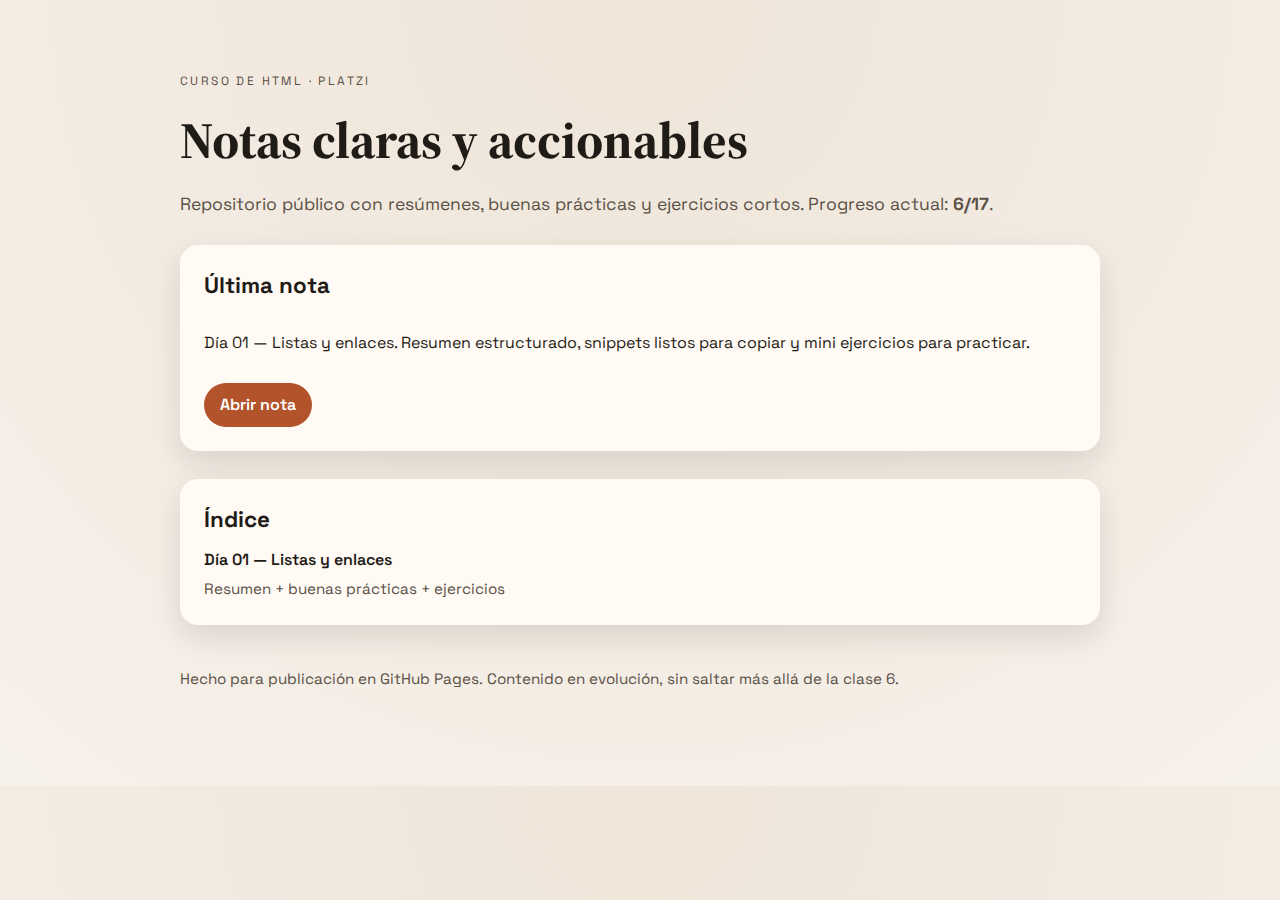
<file: index.html>
<!doctype html>
<html lang="es">
  <head>
    <meta charset="utf-8" />
    <meta name="viewport" content="width=device-width, initial-scale=1" />
    <title>HTML Platzi Notes</title>
    <meta name="description" content="Notas del Curso de HTML (Platzi) con resumen, buenas prácticas y ejercicios." />
    <link rel="preconnect" href="https://fonts.googleapis.com" />
    <link rel="preconnect" href="https://fonts.gstatic.com" crossorigin />
    <link
      href="https://fonts.googleapis.com/css2?family=Space+Grotesk:wght@400;600&family=Source+Serif+4:opsz,wght@8..60,400;8..60,600&display=swap"
      rel="stylesheet"
    />
    <link rel="stylesheet" href="assets/styles.css" />
  </head>
  <body>
    <main class="layout">
      <header class="hero">
        <p class="eyebrow">Curso de HTML · Platzi</p>
        <h1>Notas claras y accionables</h1>
        <p class="lead">
          Repositorio público con resúmenes, buenas prácticas y ejercicios cortos.
          Progreso actual: <strong>6/17</strong>.
        </p>
      </header>

      <section class="card">
        <h2>Última nota</h2>
        <p>
          Día 01 — Listas y enlaces. Resumen estructurado, snippets listos para copiar
          y mini ejercicios para practicar.
        </p>
        <a class="button" href="notes/day-01-listas-enlaces.md">Abrir nota</a>
      </section>

      <section class="card">
        <h2>Índice</h2>
        <ul class="index-list">
          <li>
            <a href="notes/day-01-listas-enlaces.md">Día 01 — Listas y enlaces</a>
            <span>Resumen + buenas prácticas + ejercicios</span>
          </li>
        </ul>
      </section>

      <footer class="footer">
        <p>
          Hecho para publicación en GitHub Pages. Contenido en evolución, sin saltar
          más allá de la clase 6.
        </p>
      </footer>
    </main>
  </body>
</html>
</file>
<file: assets/styles.css>
:root {
  color-scheme: light;
  --bg: #f6f1ea;
  --bg-accent: #efe5d9;
  --ink: #1f1b16;
  --muted: #5a5046;
  --accent: #b3532c;
  --accent-dark: #8f3f1f;
  --card: #fffaf4;
  --shadow: 0 12px 30px rgba(31, 27, 22, 0.12);
}

* {
  box-sizing: border-box;
}

body {
  margin: 0;
  font-family: "Space Grotesk", system-ui, -apple-system, sans-serif;
  color: var(--ink);
  background: radial-gradient(circle at top, var(--bg-accent), var(--bg));
  line-height: 1.5;
}

.layout {
  max-width: 960px;
  margin: 0 auto;
  padding: 72px 20px 80px;
  display: grid;
  gap: 28px;
}

.hero {
  display: grid;
  gap: 12px;
}

.eyebrow {
  text-transform: uppercase;
  letter-spacing: 0.2em;
  font-size: 0.75rem;
  color: var(--muted);
  margin: 0;
}

h1 {
  font-family: "Source Serif 4", serif;
  font-size: clamp(2.3rem, 4vw, 3.4rem);
  margin: 0;
}

.lead {
  font-size: 1.1rem;
  margin: 0;
  color: var(--muted);
}

.card {
  background: var(--card);
  padding: 24px;
  border-radius: 18px;
  box-shadow: var(--shadow);
  display: grid;
  gap: 12px;
}

h2 {
  margin: 0;
  font-size: 1.4rem;
}

.button {
  display: inline-flex;
  align-items: center;
  justify-content: center;
  width: fit-content;
  padding: 10px 16px;
  border-radius: 999px;
  background: var(--accent);
  color: #fff;
  text-decoration: none;
  font-weight: 600;
  transition: transform 0.2s ease, background 0.2s ease;
}

.button:hover,
.button:focus-visible {
  background: var(--accent-dark);
  transform: translateY(-1px);
}

.index-list {
  list-style: none;
  padding: 0;
  margin: 0;
  display: grid;
  gap: 12px;
}

.index-list li {
  display: grid;
  gap: 6px;
}

.index-list a {
  color: var(--ink);
  font-weight: 600;
  text-decoration: none;
}

.index-list a:hover,
.index-list a:focus-visible {
  color: var(--accent-dark);
  text-decoration: underline;
}

.index-list span {
  color: var(--muted);
  font-size: 0.95rem;
}

.footer {
  color: var(--muted);
  font-size: 0.95rem;
}

@media (max-width: 640px) {
  .layout {
    padding: 52px 18px 64px;
  }

  .card {
    padding: 20px;
  }
}
</file>
